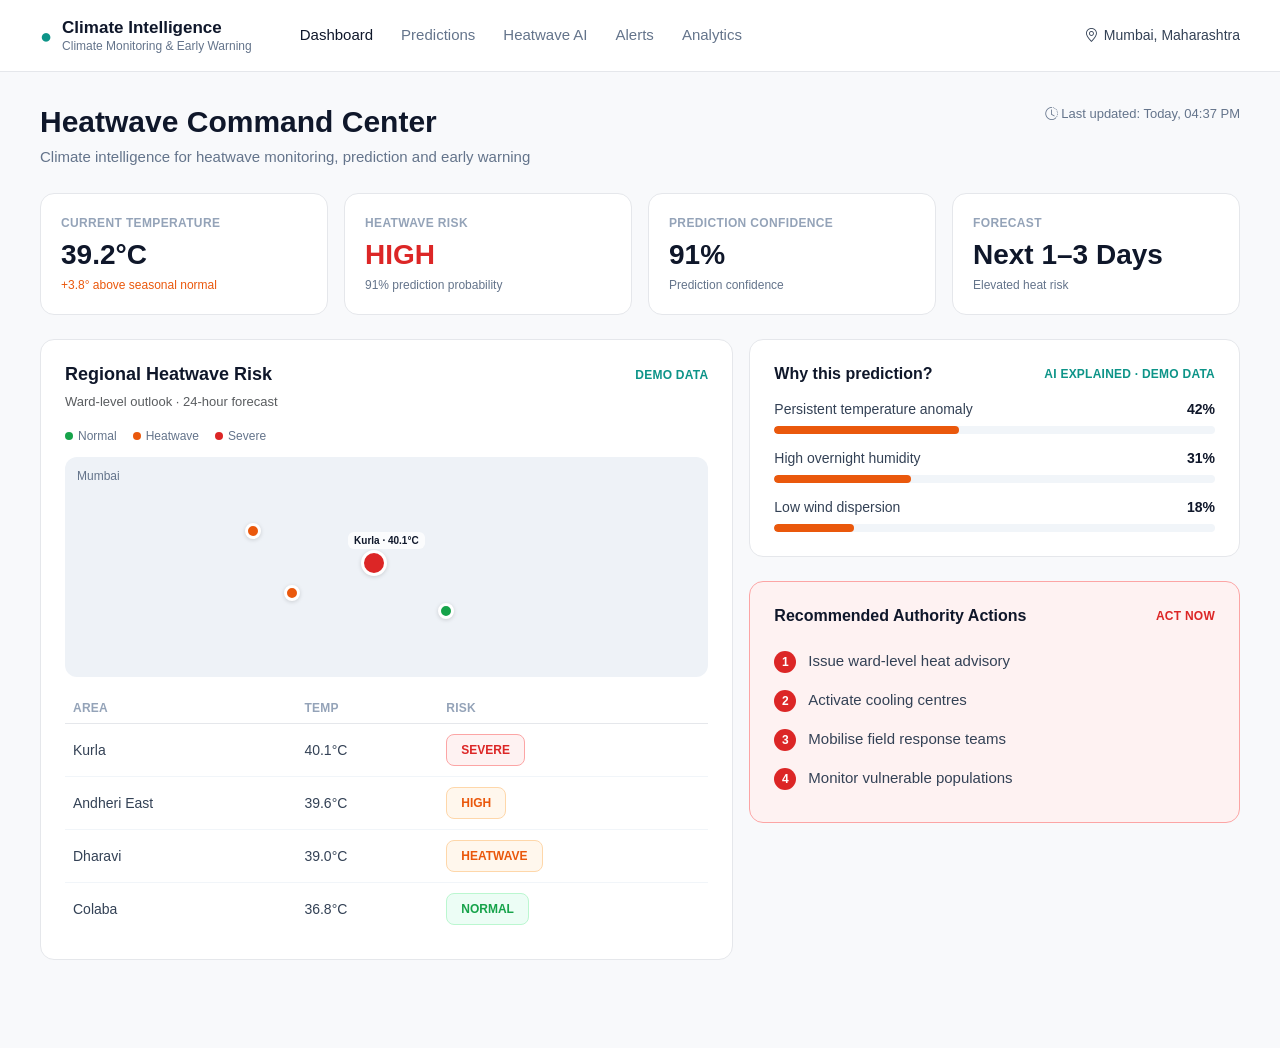
<file: frontend/index.html>
<!DOCTYPE html>
<html lang="en">
<head>
  <meta charset="UTF-8" />
  <meta name="viewport" content="width=device-width, initial-scale=1.0" />
  <title>Heatwave Command Center | Climate Intelligence</title>

  <link rel="stylesheet" href="assets/vendor/bootstrap/css/bootstrap.min.css">
  <link rel="stylesheet" href="assets/vendor/bootstrap-icons/bootstrap-icons.min.css">
  <link rel="stylesheet" href="css/style.css">
</head>
<body data-page="dashboard">

  <!-- ===================== Header / Navigation ===================== -->
  <header class="app-header">
    <div class="brand">
      <span class="brand-dot">&#9679;</span>
      <div class="brand-text">
        <div class="brand-title">Climate Intelligence</div>
        <div class="brand-subtitle">Climate Monitoring &amp; Early Warning</div>
      </div>
    </div>
    <nav class="app-nav">
      <a href="index.html" data-page="dashboard">Dashboard</a>
      <a href="prediction.html" data-page="prediction">Predictions</a>
      <a href="heatwave.html" data-page="heatwave">Heatwave AI</a>
      <a href="alerts.html" data-page="alerts">Alerts</a>
      <a href="analytics.html" data-page="analytics">Analytics</a>
    </nav>
    <div class="location">
      <i class="bi bi-geo-alt"></i>
      <span>Mumbai, Maharashtra</span>
    </div>
  </header>

  <!-- ===================== Page content ===================== -->
  <main class="page-content">

    <div class="page-title-row">
      <div>
        <h1 class="page-title">Heatwave Command Center</h1>
        <p class="page-subtitle">Climate intelligence for heatwave monitoring, prediction and early warning</p>
      </div>
      <div class="page-meta">
        <i class="bi bi-clock-history"></i>
        Last updated: <span data-timestamp>Today, 10:32 AM</span>
      </div>
    </div>

    <!-- KPI row -->
    <div class="row g-3 gap-panel">
      <div class="col-6 col-lg-3">
        <div class="metric-card">
          <div class="metric-label">Current Temperature</div>
          <div class="metric-value" id="metric-temperature">39.2&deg;C</div>
          <div class="metric-sub text-orange" id="metric-temperature-sub">+3.8&deg; above seasonal normal</div>
        </div>
      </div>
      <div class="col-6 col-lg-3">
        <div class="metric-card">
          <div class="metric-label">Heatwave Risk</div>
          <div class="metric-value text-red" id="metric-risk">HIGH</div>
          <div class="metric-sub" id="metric-risk-sub">91% prediction probability</div>
        </div>
      </div>
      <div class="col-6 col-lg-3">
        <div class="metric-card">
          <div class="metric-label">Prediction Confidence</div>
          <div class="metric-value" id="metric-confidence">91%</div>
          <div class="metric-sub">Prediction confidence</div>
        </div>
      </div>
      <div class="col-6 col-lg-3">
        <div class="metric-card">
          <div class="metric-label">Forecast</div>
          <div class="metric-value" id="metric-forecast">Next 1&ndash;3 Days</div>
          <div class="metric-sub">Elevated heat risk</div>
        </div>
      </div>
    </div>

    <!-- Middle row: Regional risk + Why this prediction -->
    <div class="row g-3 gap-panel">
      <div class="col-lg-7">
        <div class="panel h-100">
          <div class="panel-header">
            <h2 class="panel-title">Regional Heatwave Risk</h2>
            <span class="panel-tag panel-tag-brand">Demo Data</span>
          </div>
          <p class="text-muted" style="font-size:13px; margin-top:-10px; margin-bottom:16px;">Ward-level outlook &middot; 24-hour forecast</p>

          <div class="map-legend">
            <span><span class="legend-dot" style="background: var(--green-text);"></span>Normal</span>
            <span><span class="legend-dot" style="background: var(--orange-text);"></span>Heatwave</span>
            <span><span class="legend-dot" style="background: var(--red-text);"></span>Severe</span>
          </div>

          <div class="risk-map" id="risk-map">
            <div class="map-caption">Mumbai</div>
            <!-- Dots positioned to mimic the Canva mock map -->
            <div class="risk-dot dot-lg" style="background: var(--red-text); top: 42%; left: 46%;" title="Kurla &mdash; Severe"></div>
            <div class="risk-dot-label" style="top: 34%; left: 44%;">Kurla &middot; 40.1&deg;C</div>

            <div class="risk-dot" style="background: var(--orange-text); top: 30%; left: 28%;" title="Andheri East &mdash; High"></div>
            <div class="risk-dot" style="background: var(--orange-text); top: 58%; left: 34%;" title="Dharavi &mdash; Heatwave"></div>
            <div class="risk-dot" style="background: var(--green-text); top: 66%; left: 58%;" title="Colaba &mdash; Normal"></div>
          </div>

          <table class="risk-table" id="risk-table">
            <thead>
              <tr>
                <th>Area</th>
                <th>Temp</th>
                <th>Risk</th>
              </tr>
            </thead>
            <tbody>
              <tr>
                <td>Kurla</td>
                <td>40.1&deg;C</td>
                <td><span class="badge-pill badge-red">SEVERE</span></td>
              </tr>
              <tr>
                <td>Andheri East</td>
                <td>39.6&deg;C</td>
                <td><span class="badge-pill badge-orange">HIGH</span></td>
              </tr>
              <tr>
                <td>Dharavi</td>
                <td>39.0&deg;C</td>
                <td><span class="badge-pill badge-orange">HEATWAVE</span></td>
              </tr>
              <tr>
                <td>Colaba</td>
                <td>36.8&deg;C</td>
                <td><span class="badge-pill badge-green">NORMAL</span></td>
              </tr>
            </tbody>
          </table>
        </div>
      </div>

      <div class="col-lg-5">
        <div class="panel gap-panel">
          <div class="panel-header">
            <h2 class="panel-title" style="font-size:16px;">Why this prediction?</h2>
            <span class="panel-tag panel-tag-brand">AI Explained &middot; Demo Data</span>
          </div>

          <div id="why-factors">
            <div class="factor-row">
              <div class="factor-top">
                <span>Persistent temperature anomaly</span>
                <span class="factor-value">42%</span>
              </div>
              <div class="factor-track"><div class="factor-fill fill-orange" style="width: 42%;"></div></div>
            </div>
            <div class="factor-row">
              <div class="factor-top">
                <span>High overnight humidity</span>
                <span class="factor-value">31%</span>
              </div>
              <div class="factor-track"><div class="factor-fill fill-orange" style="width: 31%;"></div></div>
            </div>
            <div class="factor-row">
              <div class="factor-top">
                <span>Low wind dispersion</span>
                <span class="factor-value">18%</span>
              </div>
              <div class="factor-track"><div class="factor-fill fill-orange" style="width: 18%;"></div></div>
            </div>
          </div>
        </div>

        <div class="panel panel-red">
          <div class="panel-header">
            <h2 class="panel-title" style="font-size:16px;">Recommended Authority Actions</h2>
            <span class="panel-tag panel-tag-red">Act Now</span>
          </div>
          <div id="authority-actions">
            <div class="action-item">
              <span class="action-number">1</span>
              <span class="action-label">Issue ward-level heat advisory</span>
            </div>
            <div class="action-item">
              <span class="action-number">2</span>
              <span class="action-label">Activate cooling centres</span>
            </div>
            <div class="action-item">
              <span class="action-number">3</span>
              <span class="action-label">Mobilise field response teams</span>
            </div>
            <div class="action-item">
              <span class="action-number">4</span>
              <span class="action-label">Monitor vulnerable populations</span>
            </div>
          </div>
        </div>
      </div>
    </div>

  </main>

  <script src="assets/vendor/bootstrap/js/bootstrap.bundle.min.js"></script>
  <script src="js/main.js"></script>
  <script src="js/dashboard.js"></script>
</body>
</html>
</file>
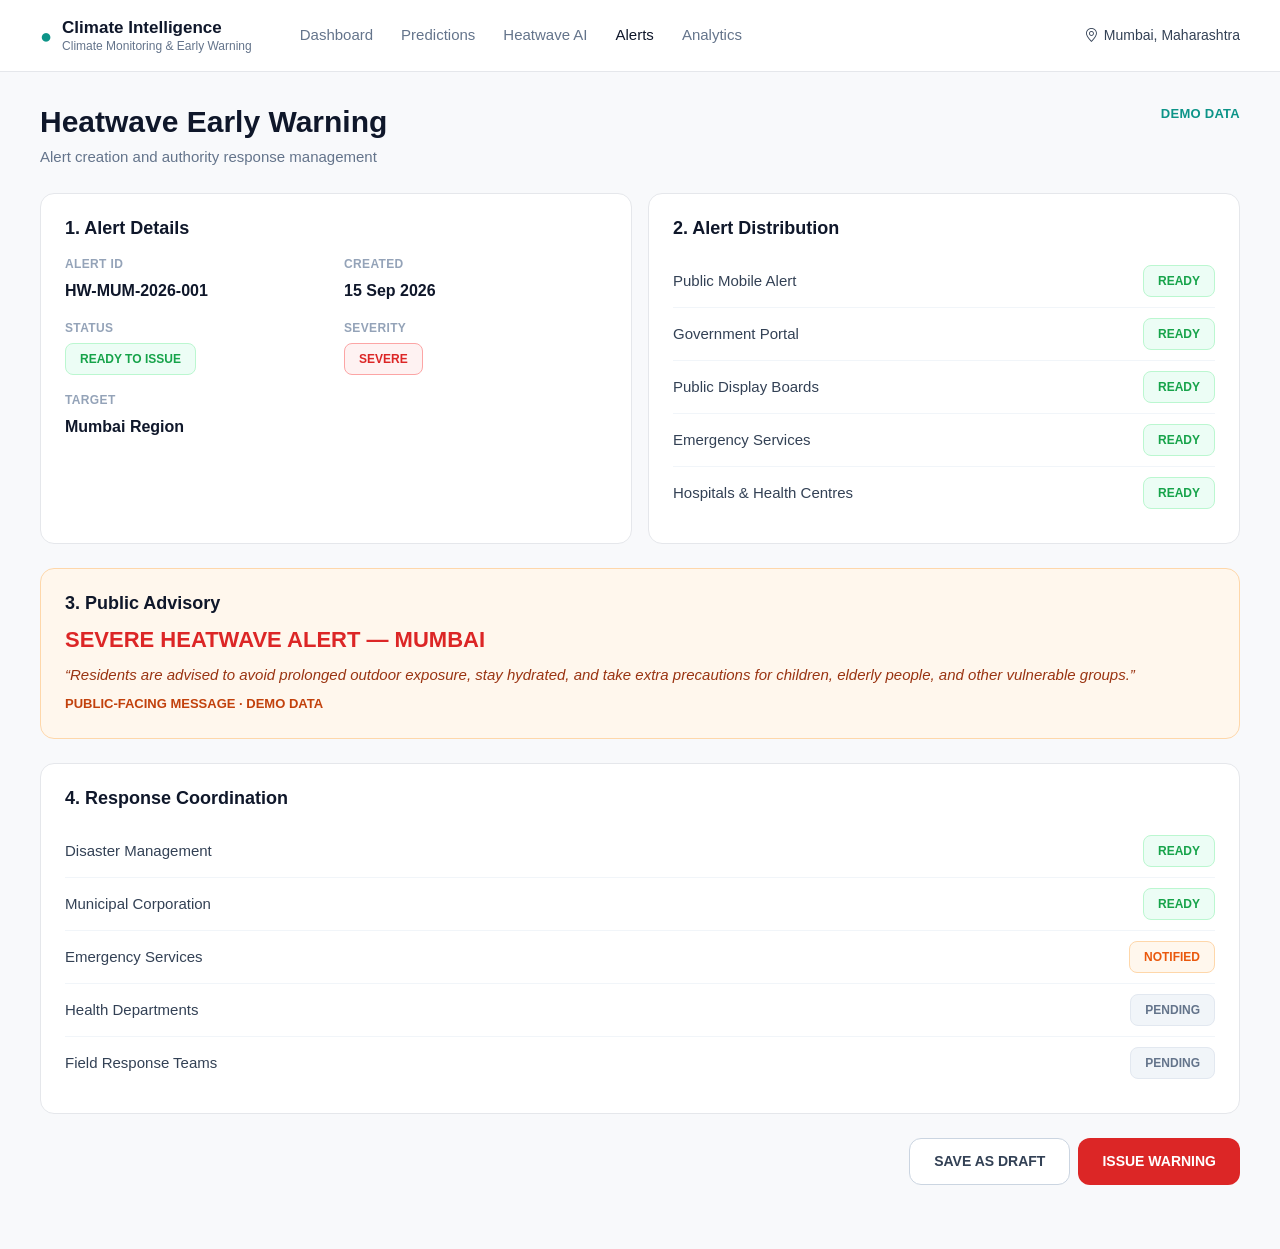
<file: frontend/alerts.html>
<!DOCTYPE html>
<html lang="en">
<head>
  <meta charset="UTF-8" />
  <meta name="viewport" content="width=device-width, initial-scale=1.0" />
  <title>Heatwave Early Warning | Climate Intelligence</title>

  <link rel="stylesheet" href="assets/vendor/bootstrap/css/bootstrap.min.css">
  <link rel="stylesheet" href="assets/vendor/bootstrap-icons/bootstrap-icons.min.css">
  <link rel="stylesheet" href="css/style.css">
</head>
<body data-page="alerts">

  <header class="app-header">
    <div class="brand">
      <span class="brand-dot">&#9679;</span>
      <div class="brand-text">
        <div class="brand-title">Climate Intelligence</div>
        <div class="brand-subtitle">Climate Monitoring &amp; Early Warning</div>
      </div>
    </div>
    <nav class="app-nav">
      <a href="index.html" data-page="dashboard">Dashboard</a>
      <a href="prediction.html" data-page="prediction">Predictions</a>
      <a href="heatwave.html" data-page="heatwave">Heatwave AI</a>
      <a href="alerts.html" data-page="alerts">Alerts</a>
      <a href="analytics.html" data-page="analytics">Analytics</a>
    </nav>
    <div class="location">
      <i class="bi bi-geo-alt"></i>
      <span>Mumbai, Maharashtra</span>
    </div>
  </header>

  <main class="page-content">

    <div class="page-title-row">
      <div>
        <h1 class="page-title">Heatwave Early Warning</h1>
        <p class="page-subtitle">Alert creation and authority response management</p>
      </div>
      <div class="page-meta">
        <span class="tag-demo">Demo Data</span>
      </div>
    </div>

    <!-- Section 1 + 2 -->
    <div class="row g-3 gap-panel">
      <div class="col-lg-6">
        <div class="panel h-100">
          <h2 class="panel-title mb-3">1. Alert Details</h2>
          <div class="row g-3">
            <div class="col-6">
              <div class="field-label">Alert ID</div>
              <div class="field-value" id="alert-id">HW-MUM-2026-001</div>
            </div>
            <div class="col-6">
              <div class="field-label">Created</div>
              <div class="field-value" id="alert-created">15 Sep 2026</div>
            </div>
            <div class="col-6">
              <div class="field-label">Status</div>
              <span class="badge-pill badge-green" id="alert-status">READY TO ISSUE</span>
            </div>
            <div class="col-6">
              <div class="field-label">Severity</div>
              <span class="badge-pill badge-red" id="alert-severity">SEVERE</span>
            </div>
            <div class="col-12">
              <div class="field-label">Target</div>
              <div class="field-value" id="alert-target">Mumbai Region</div>
            </div>
          </div>
        </div>
      </div>

      <div class="col-lg-6">
        <div class="panel h-100">
          <h2 class="panel-title mb-3">2. Alert Distribution</h2>
          <div id="alert-distribution">
            <div class="status-row"><span>Public Mobile Alert</span><span class="badge-pill badge-green">READY</span></div>
            <div class="status-row"><span>Government Portal</span><span class="badge-pill badge-green">READY</span></div>
            <div class="status-row"><span>Public Display Boards</span><span class="badge-pill badge-green">READY</span></div>
            <div class="status-row"><span>Emergency Services</span><span class="badge-pill badge-green">READY</span></div>
            <div class="status-row"><span>Hospitals &amp; Health Centres</span><span class="badge-pill badge-green">READY</span></div>
          </div>
        </div>
      </div>
    </div>

    <!-- Section 3: Public Advisory -->
    <div class="panel panel-orange gap-panel">
      <h2 class="panel-title mb-2">3. Public Advisory</h2>
      <div style="font-size: 22px; font-weight: 700; color: var(--red-text);" id="advisory-headline">
        SEVERE HEATWAVE ALERT &mdash; MUMBAI
      </div>
      <p class="fst-italic mt-2 mb-2" style="color: #9a3412;" id="advisory-message">
        &ldquo;Residents are advised to avoid prolonged outdoor exposure, stay hydrated, and take extra
        precautions for children, elderly people, and other vulnerable groups.&rdquo;
      </p>
      <div style="font-size: 13px; font-weight: 700; color: #c2410c;">
        PUBLIC-FACING MESSAGE &middot; DEMO DATA
      </div>
    </div>

    <!-- Section 4: Response Coordination -->
    <div class="panel gap-panel">
      <h2 class="panel-title mb-3">4. Response Coordination</h2>
      <div id="response-coordination">
        <div class="status-row"><span>Disaster Management</span><span class="badge-pill badge-green">READY</span></div>
        <div class="status-row"><span>Municipal Corporation</span><span class="badge-pill badge-green">READY</span></div>
        <div class="status-row"><span>Emergency Services</span><span class="badge-pill badge-orange">NOTIFIED</span></div>
        <div class="status-row"><span>Health Departments</span><span class="badge-pill badge-slate">PENDING</span></div>
        <div class="status-row"><span>Field Response Teams</span><span class="badge-pill badge-slate">PENDING</span></div>
      </div>
    </div>

    <!-- Section 5: Actions -->
    <div class="d-flex justify-content-end gap-2 flex-wrap">
      <button type="button" class="btn btn-hw-secondary" id="btn-save-draft">SAVE AS DRAFT</button>
      <button type="button" class="btn btn-hw-primary" id="btn-issue-warning">ISSUE WARNING</button>
    </div>

  </main>

  <script src="assets/vendor/bootstrap/js/bootstrap.bundle.min.js"></script>
  <script src="js/main.js"></script>
  <script src="js/alerts.js"></script>
</body>
</html>
</file>
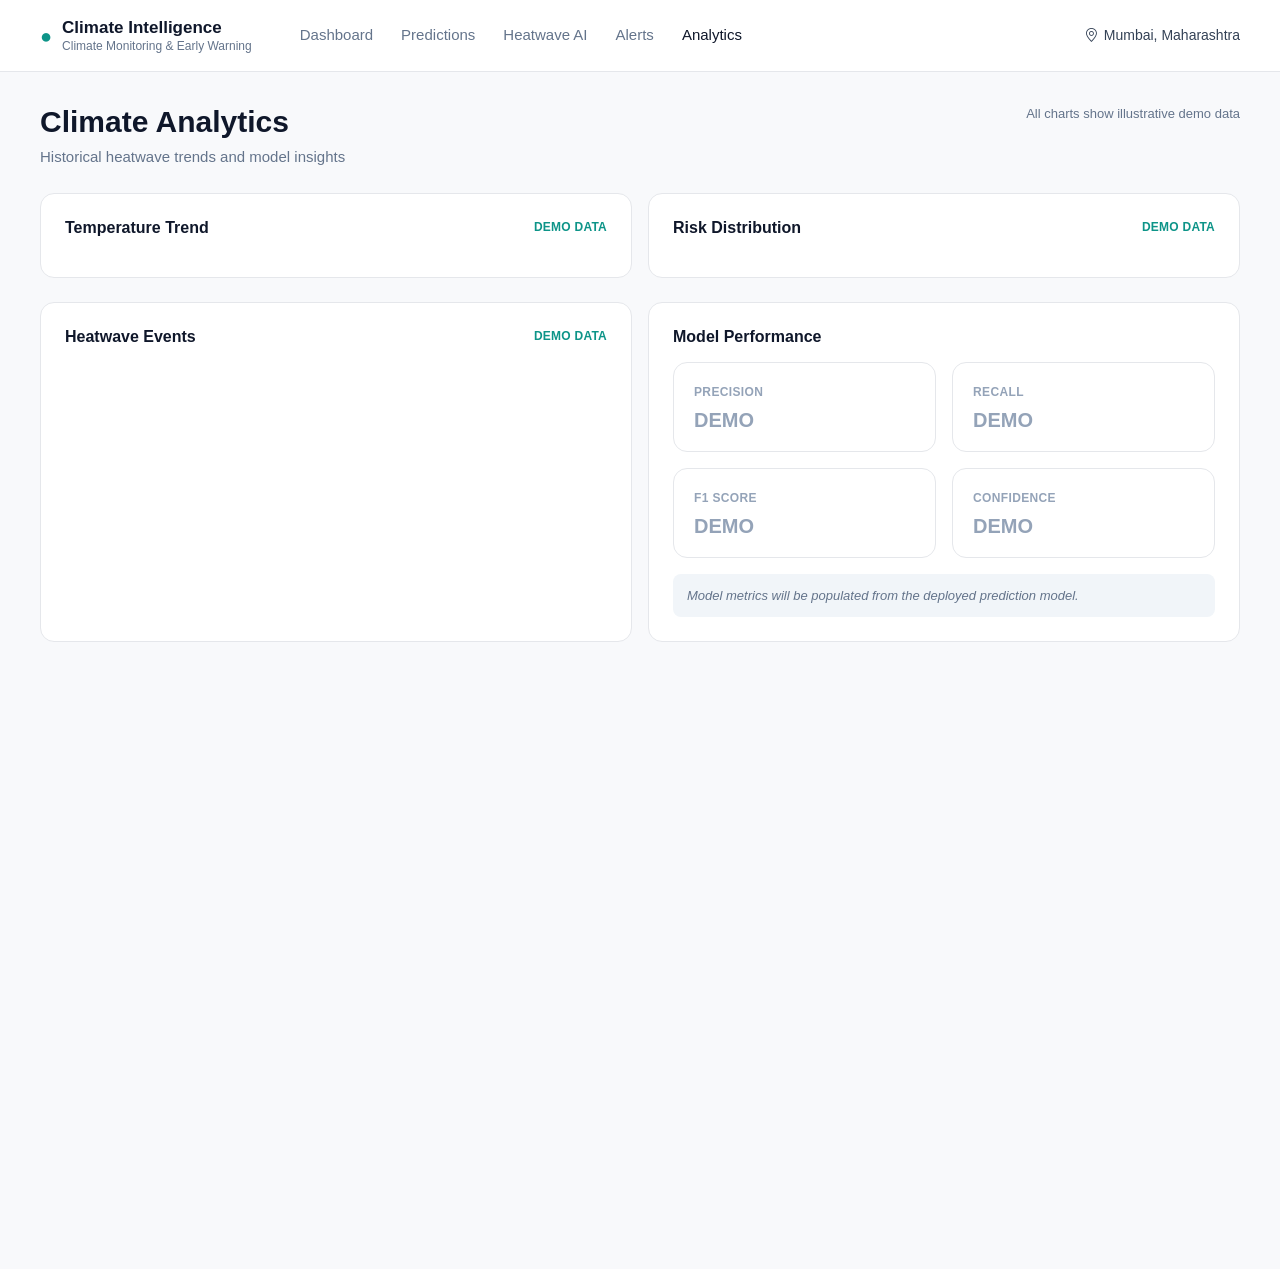
<file: frontend/analytics.html>
<!DOCTYPE html>
<html lang="en">
<head>
  <meta charset="UTF-8" />
  <meta name="viewport" content="width=device-width, initial-scale=1.0" />
  <title>Climate Analytics | Climate Intelligence</title>

  <link rel="stylesheet" href="assets/vendor/bootstrap/css/bootstrap.min.css">
  <link rel="stylesheet" href="assets/vendor/bootstrap-icons/bootstrap-icons.min.css">
  <link rel="stylesheet" href="css/style.css">
</head>
<body data-page="analytics">

  <header class="app-header">
    <div class="brand">
      <span class="brand-dot">&#9679;</span>
      <div class="brand-text">
        <div class="brand-title">Climate Intelligence</div>
        <div class="brand-subtitle">Climate Monitoring &amp; Early Warning</div>
      </div>
    </div>
    <nav class="app-nav">
      <a href="index.html" data-page="dashboard">Dashboard</a>
      <a href="prediction.html" data-page="prediction">Predictions</a>
      <a href="heatwave.html" data-page="heatwave">Heatwave AI</a>
      <a href="alerts.html" data-page="alerts">Alerts</a>
      <a href="analytics.html" data-page="analytics">Analytics</a>
    </nav>
    <div class="location">
      <i class="bi bi-geo-alt"></i>
      <span>Mumbai, Maharashtra</span>
    </div>
  </header>

  <main class="page-content">

    <div class="page-title-row">
      <div>
        <h1 class="page-title">Climate Analytics</h1>
        <p class="page-subtitle">Historical heatwave trends and model insights</p>
      </div>
      <div class="page-meta">All charts show illustrative demo data</div>
    </div>

    <div class="row g-3 gap-panel">
      <div class="col-lg-6">
        <div class="panel h-100">
          <div class="panel-header">
            <h2 class="panel-title" style="font-size:16px;">Temperature Trend</h2>
            <span class="panel-tag panel-tag-brand">Demo Data</span>
          </div>
          <canvas id="chart-temperature-trend" height="220"></canvas>
        </div>
      </div>

      <div class="col-lg-6">
        <div class="panel h-100">
          <div class="panel-header">
            <h2 class="panel-title" style="font-size:16px;">Risk Distribution</h2>
            <span class="panel-tag panel-tag-brand">Demo Data</span>
          </div>
          <canvas id="chart-risk-distribution" height="220"></canvas>
        </div>
      </div>
    </div>

    <div class="row g-3 gap-panel">
      <div class="col-lg-6">
        <div class="panel h-100">
          <div class="panel-header">
            <h2 class="panel-title" style="font-size:16px;">Heatwave Events</h2>
            <span class="panel-tag panel-tag-brand">Demo Data</span>
          </div>
          <canvas id="chart-heatwave-events" height="220"></canvas>
        </div>
      </div>

      <div class="col-lg-6">
        <div class="panel h-100">
          <h2 class="panel-title mb-3" style="font-size:16px;">Model Performance</h2>
          <div class="row g-3" id="model-performance">
            <!-- populated by analytics.js -->
          </div>
          <p class="note-box mb-0">Model metrics will be populated from the deployed prediction model.</p>
        </div>
      </div>
    </div>

  </main>

  <script src="assets/vendor/bootstrap/js/bootstrap.bundle.min.js"></script>
  <script src="assets/vendor/chartjs/chart.umd.min.js"></script>
  <script src="js/main.js"></script>
  <script src="js/analytics.js"></script>
</body>
</html>
</file>
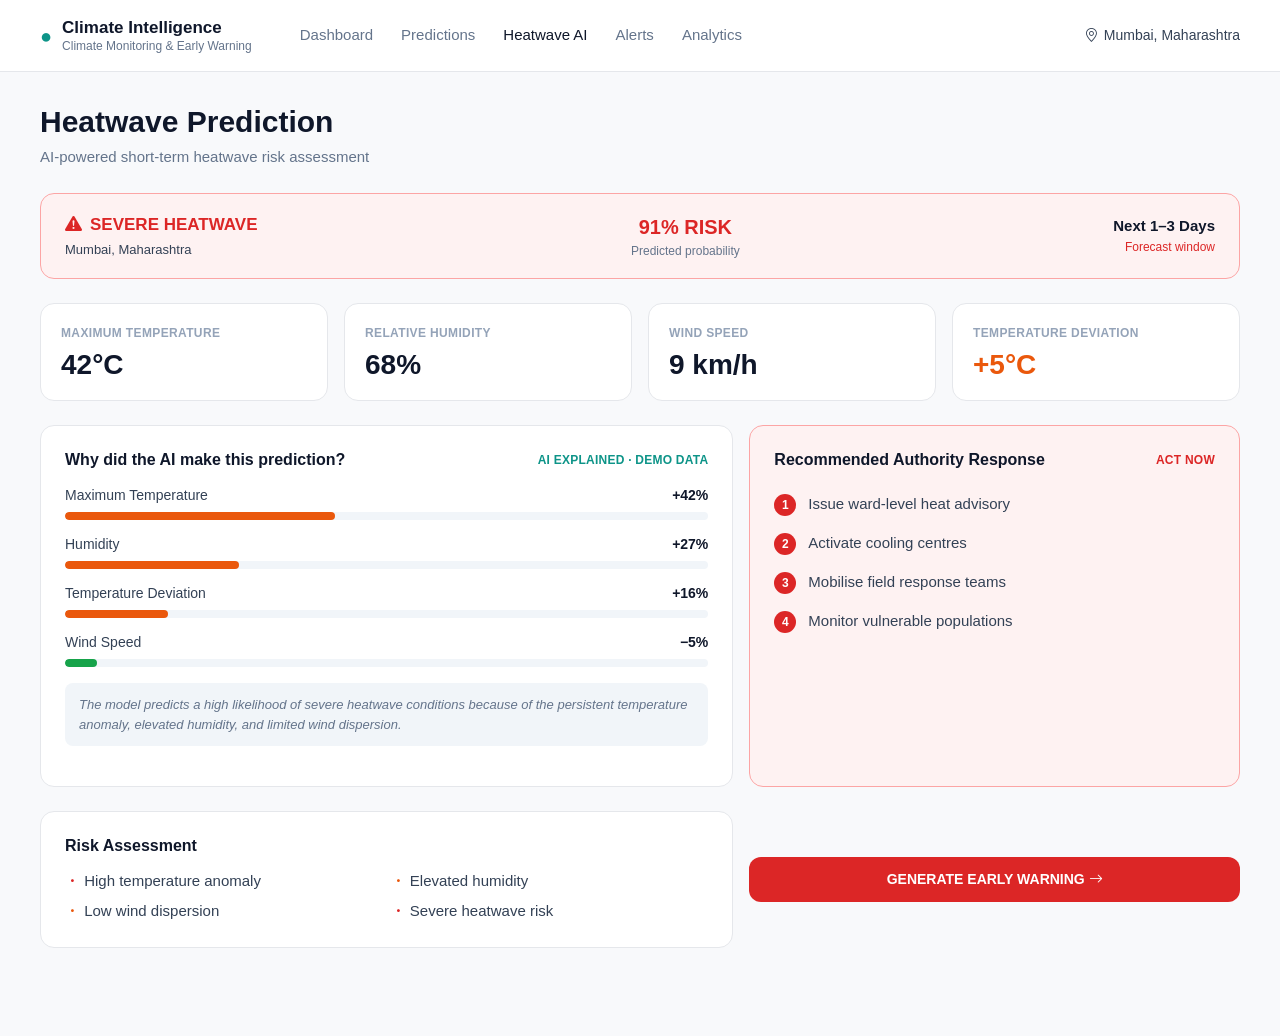
<file: frontend/heatwave.html>
<!DOCTYPE html>
<html lang="en">
<head>
  <meta charset="UTF-8" />
  <meta name="viewport" content="width=device-width, initial-scale=1.0" />
  <title>Heatwave Prediction | Climate Intelligence</title>

  <link rel="stylesheet" href="assets/vendor/bootstrap/css/bootstrap.min.css">
  <link rel="stylesheet" href="assets/vendor/bootstrap-icons/bootstrap-icons.min.css">
  <link rel="stylesheet" href="css/style.css">
</head>
<body data-page="heatwave">

  <header class="app-header">
    <div class="brand">
      <span class="brand-dot">&#9679;</span>
      <div class="brand-text">
        <div class="brand-title">Climate Intelligence</div>
        <div class="brand-subtitle">Climate Monitoring &amp; Early Warning</div>
      </div>
    </div>
    <nav class="app-nav">
      <a href="index.html" data-page="dashboard">Dashboard</a>
      <a href="prediction.html" data-page="prediction">Predictions</a>
      <a href="heatwave.html" data-page="heatwave">Heatwave AI</a>
      <a href="alerts.html" data-page="alerts">Alerts</a>
      <a href="analytics.html" data-page="analytics">Analytics</a>
    </nav>
    <div class="location">
      <i class="bi bi-geo-alt"></i>
      <span>Mumbai, Maharashtra</span>
    </div>
  </header>

  <main class="page-content">

    <div class="page-title-row">
      <div>
        <h1 class="page-title">Heatwave Prediction</h1>
        <p class="page-subtitle">AI-powered short-term heatwave risk assessment</p>
      </div>
    </div>

    <!-- Severity banner -->
    <div class="severity-banner">
      <div class="severity-left">
        <div class="severity-title"><i class="bi bi-exclamation-triangle-fill"></i> SEVERE HEATWAVE</div>
        <div class="severity-loc">Mumbai, Maharashtra</div>
      </div>
      <div class="severity-mid">
        <div class="severity-pct" id="risk-probability">91% RISK</div>
        <div class="severity-pct-label">Predicted probability</div>
      </div>
      <div class="severity-right">
        <div class="severity-window">Next 1&ndash;3 Days</div>
        <div class="severity-window-label">Forecast window</div>
      </div>
    </div>

    <!-- KPI row -->
    <div class="row g-3 gap-panel">
      <div class="col-6 col-lg-3">
        <div class="metric-card">
          <div class="metric-label">Maximum Temperature</div>
          <div class="metric-value" id="metric-max-temp">42&deg;C</div>
        </div>
      </div>
      <div class="col-6 col-lg-3">
        <div class="metric-card">
          <div class="metric-label">Relative Humidity</div>
          <div class="metric-value" id="metric-humidity">68%</div>
        </div>
      </div>
      <div class="col-6 col-lg-3">
        <div class="metric-card">
          <div class="metric-label">Wind Speed</div>
          <div class="metric-value" id="metric-wind">9 km/h</div>
        </div>
      </div>
      <div class="col-6 col-lg-3">
        <div class="metric-card">
          <div class="metric-label">Temperature Deviation</div>
          <div class="metric-value text-orange" id="metric-deviation" style="color: var(--orange-text);">+5&deg;C</div>
        </div>
      </div>
    </div>

    <!-- Why did the AI make this prediction / Recommended response -->
    <div class="row g-3 gap-panel">
      <div class="col-lg-7">
        <div class="panel h-100">
          <div class="panel-header">
            <h2 class="panel-title" style="font-size:16px;">Why did the AI make this prediction?</h2>
            <span class="panel-tag panel-tag-brand">AI Explained &middot; Demo Data</span>
          </div>

          <div id="shap-factors">
            <div class="factor-row">
              <div class="factor-top"><span>Maximum Temperature</span><span class="factor-value">+42%</span></div>
              <div class="factor-track"><div class="factor-fill fill-orange" style="width: 42%;"></div></div>
            </div>
            <div class="factor-row">
              <div class="factor-top"><span>Humidity</span><span class="factor-value">+27%</span></div>
              <div class="factor-track"><div class="factor-fill fill-orange" style="width: 27%;"></div></div>
            </div>
            <div class="factor-row">
              <div class="factor-top"><span>Temperature Deviation</span><span class="factor-value">+16%</span></div>
              <div class="factor-track"><div class="factor-fill fill-orange" style="width: 16%;"></div></div>
            </div>
            <div class="factor-row">
              <div class="factor-top"><span>Wind Speed</span><span class="factor-value">&minus;5%</span></div>
              <div class="factor-track"><div class="factor-fill fill-green" style="width: 5%;"></div></div>
            </div>
          </div>

          <p class="note-box" id="shap-note">
            The model predicts a high likelihood of severe heatwave conditions because of the persistent
            temperature anomaly, elevated humidity, and limited wind dispersion.
          </p>
        </div>
      </div>

      <div class="col-lg-5">
        <div class="panel panel-red h-100">
          <div class="panel-header">
            <h2 class="panel-title" style="font-size:16px;">Recommended Authority Response</h2>
            <span class="panel-tag panel-tag-red">Act Now</span>
          </div>
          <div id="response-actions">
            <div class="action-item">
              <span class="action-number">1</span>
              <span class="action-label">Issue ward-level heat advisory</span>
            </div>
            <div class="action-item">
              <span class="action-number">2</span>
              <span class="action-label">Activate cooling centres</span>
            </div>
            <div class="action-item">
              <span class="action-number">3</span>
              <span class="action-label">Mobilise field response teams</span>
            </div>
            <div class="action-item">
              <span class="action-number">4</span>
              <span class="action-label">Monitor vulnerable populations</span>
            </div>
          </div>
        </div>
      </div>
    </div>

    <!-- Risk assessment + CTA -->
    <div class="row g-3 gap-panel">
      <div class="col-lg-7">
        <div class="panel h-100">
          <h2 class="panel-title" style="font-size:16px; margin-bottom: 14px;">Risk Assessment</h2>
          <ul class="list-unstyled row g-2 mb-0" id="risk-assessment-list">
            <li class="col-6"><i class="bi bi-dot" style="color: var(--red-text);"></i> High temperature anomaly</li>
            <li class="col-6"><i class="bi bi-dot" style="color: var(--orange-text);"></i> Elevated humidity</li>
            <li class="col-6"><i class="bi bi-dot" style="color: var(--orange-text);"></i> Low wind dispersion</li>
            <li class="col-6"><i class="bi bi-dot" style="color: var(--red-text);"></i> Severe heatwave risk</li>
          </ul>
        </div>
      </div>
      <div class="col-lg-5 d-flex align-items-center justify-content-lg-end">
        <a href="alerts.html" class="btn btn-hw-primary w-100 w-lg-auto text-center">
          GENERATE EARLY WARNING <i class="bi bi-arrow-right"></i>
        </a>
      </div>
    </div>

  </main>

  <script src="assets/vendor/bootstrap/js/bootstrap.bundle.min.js"></script>
  <script src="js/main.js"></script>
  <script src="js/heatwave.js"></script>
</body>
</html>
</file>
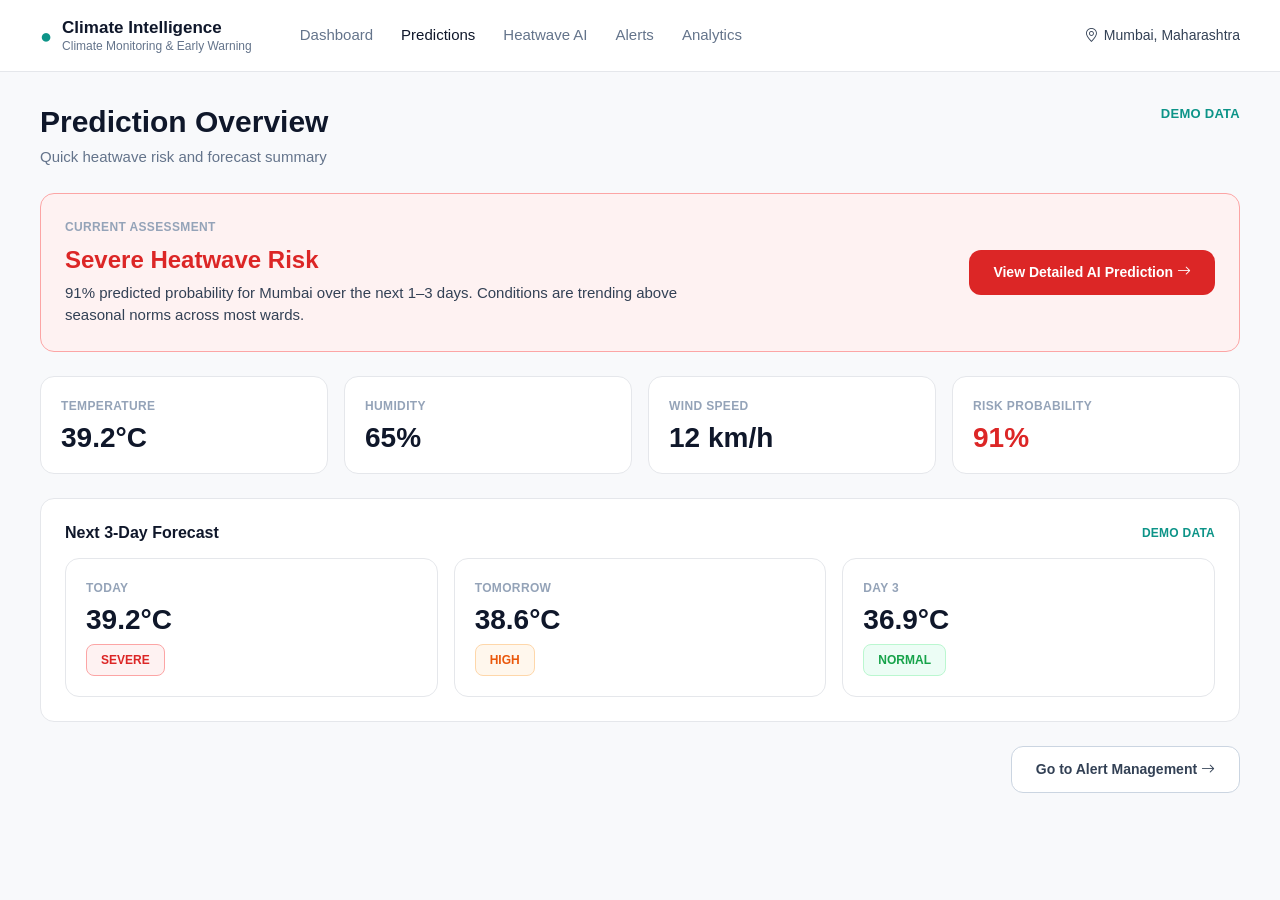
<file: frontend/prediction.html>
<!DOCTYPE html>
<html lang="en">
<head>
  <meta charset="UTF-8" />
  <meta name="viewport" content="width=device-width, initial-scale=1.0" />
  <title>Prediction Overview | Climate Intelligence</title>

  <link rel="stylesheet" href="assets/vendor/bootstrap/css/bootstrap.min.css">
  <link rel="stylesheet" href="assets/vendor/bootstrap-icons/bootstrap-icons.min.css">
  <link rel="stylesheet" href="css/style.css">
</head>
<body data-page="prediction">

  <header class="app-header">
    <div class="brand">
      <span class="brand-dot">&#9679;</span>
      <div class="brand-text">
        <div class="brand-title">Climate Intelligence</div>
        <div class="brand-subtitle">Climate Monitoring &amp; Early Warning</div>
      </div>
    </div>
    <nav class="app-nav">
      <a href="index.html" data-page="dashboard">Dashboard</a>
      <a href="prediction.html" data-page="prediction">Predictions</a>
      <a href="heatwave.html" data-page="heatwave">Heatwave AI</a>
      <a href="alerts.html" data-page="alerts">Alerts</a>
      <a href="analytics.html" data-page="analytics">Analytics</a>
    </nav>
    <div class="location">
      <i class="bi bi-geo-alt"></i>
      <span>Mumbai, Maharashtra</span>
    </div>
  </header>

  <main class="page-content">

    <div class="page-title-row">
      <div>
        <h1 class="page-title">Prediction Overview</h1>
        <p class="page-subtitle">Quick heatwave risk and forecast summary</p>
      </div>
      <div class="page-meta">
        <span class="tag-demo">Demo Data</span>
      </div>
    </div>

    <!-- Quick risk snapshot -->
    <div class="panel panel-red gap-panel">
      <div class="row align-items-center g-3">
        <div class="col-md-7">
          <div class="field-label">Current Assessment</div>
          <div style="font-size:24px; font-weight:700; color: var(--red-text);" id="overview-risk-label">
            Severe Heatwave Risk
          </div>
          <p class="mb-0 mt-1" style="color: var(--body-text);" id="overview-summary">
            91% predicted probability for Mumbai over the next 1&ndash;3 days. Conditions are trending
            above seasonal norms across most wards.
          </p>
        </div>
        <div class="col-md-5 text-md-end">
          <a href="heatwave.html" class="btn btn-hw-primary">
            View Detailed AI Prediction <i class="bi bi-arrow-right"></i>
          </a>
        </div>
      </div>
    </div>

    <!-- Quick metrics -->
    <div class="row g-3 gap-panel">
      <div class="col-6 col-lg-3">
        <div class="metric-card">
          <div class="metric-label">Temperature</div>
          <div class="metric-value" id="overview-temp">39.2&deg;C</div>
        </div>
      </div>
      <div class="col-6 col-lg-3">
        <div class="metric-card">
          <div class="metric-label">Humidity</div>
          <div class="metric-value" id="overview-humidity">65%</div>
        </div>
      </div>
      <div class="col-6 col-lg-3">
        <div class="metric-card">
          <div class="metric-label">Wind Speed</div>
          <div class="metric-value" id="overview-wind">12 km/h</div>
        </div>
      </div>
      <div class="col-6 col-lg-3">
        <div class="metric-card">
          <div class="metric-label">Risk Probability</div>
          <div class="metric-value text-red" id="overview-probability">91%</div>
        </div>
      </div>
    </div>

    <!-- 3-day forecast strip -->
    <div class="panel gap-panel">
      <div class="panel-header">
        <h2 class="panel-title" style="font-size:16px;">Next 3-Day Forecast</h2>
        <span class="panel-tag panel-tag-brand">Demo Data</span>
      </div>
      <div class="row g-3" id="forecast-strip">
        <!-- populated by prediction.js -->
      </div>
    </div>

    <div class="d-flex justify-content-end">
      <a href="alerts.html" class="btn btn-hw-secondary">
        Go to Alert Management <i class="bi bi-arrow-right"></i>
      </a>
    </div>

  </main>

  <script src="assets/vendor/bootstrap/js/bootstrap.bundle.min.js"></script>
  <script src="js/main.js"></script>
  <script src="js/prediction.js"></script>
</body>
</html>
</file>
<file: frontend/css/style.css>
/* ==========================================================================
   AI Heatwave Prediction & Early Warning System — Shared Stylesheet
   Design source of truth: finalized Canva prototype
   Stack: HTML5 + CSS3 + Bootstrap 5 (Bootstrap provides grid/utilities only;
   all component look-and-feel below is custom to match Canva exactly)
   ========================================================================== */

:root {
  /* Surfaces */
  --bg: #f8f9fb;
  --card-bg: #ffffff;
  --border: #e5e7eb;
  --radius-lg: 14px;
  --radius-md: 12px;
  --radius-sm: 8px;

  /* Text */
  --heading: #0f172a;
  --body-text: #334155;
  --muted: #64748b;
  --muted-2: #94a3b8;

  /* Brand */
  --brand: #0d9488;

  /* Status: green (ready / normal / low) */
  --green-bg: #ecfdf5;
  --green-border: #bbf7d0;
  --green-text: #16a34a;

  /* Status: orange (notified / high / heatwave) */
  --orange-bg: #fff7ed;
  --orange-border: #fed7aa;
  --orange-text: #ea580c;

  /* Status: red (severe / danger) */
  --red-bg: #fef2f2;
  --red-border: #fca5a5;
  --red-text: #dc2626;

  /* Status: slate (pending / neutral) */
  --slate-bg: #f1f5f9;
  --slate-border: #e2e8f0;
  --slate-text: #64748b;

  --header-height: 72px;
}

* {
  box-sizing: border-box;
}

html, body {
  height: 100%;
}

body {
  background: var(--bg);
  color: var(--body-text);
  font-family: -apple-system, BlinkMacSystemFont, "Segoe UI", Roboto, Helvetica, Arial, sans-serif;
  font-size: 15px;
  line-height: 1.5;
}

a {
  text-decoration: none;
}

/* ==========================================================================
   Header / Navigation
   ========================================================================== */

.app-header {
  height: var(--header-height);
  background: #ffffff;
  border-bottom: 1px solid var(--border);
  display: flex;
  align-items: center;
  padding: 0 40px;
  position: sticky;
  top: 0;
  z-index: 100;
}

.app-header .brand {
  display: flex;
  align-items: center;
  gap: 10px;
  margin-right: 48px;
  white-space: nowrap;
}

.app-header .brand-dot {
  color: var(--brand);
  font-size: 20px;
  line-height: 1;
}

.app-header .brand-text .brand-title {
  font-weight: 600;
  font-size: 17px;
  color: var(--heading);
  line-height: 1.2;
}

.app-header .brand-text .brand-subtitle {
  font-size: 12px;
  color: var(--muted);
  line-height: 1.2;
}

.app-nav {
  display: flex;
  gap: 28px;
  flex: 1;
}

.app-nav a {
  color: var(--muted);
  font-size: 15px;
  font-weight: 500;
  padding: 8px 0;
}

.app-nav a.active,
.app-nav a:hover {
  color: var(--heading);
}

.app-header .location {
  color: var(--body-text);
  font-size: 14px;
  white-space: nowrap;
  display: flex;
  align-items: center;
  gap: 6px;
}

/* ==========================================================================
   Page shell
   ========================================================================== */

.page-content {
  padding: 32px 40px 64px;
  max-width: 1440px;
  margin: 0 auto;
}

.page-title-row {
  display: flex;
  justify-content: space-between;
  align-items: flex-start;
  margin-bottom: 24px;
  flex-wrap: wrap;
  gap: 8px;
}

.page-title {
  font-size: 30px;
  font-weight: 700;
  color: var(--heading);
  margin: 0 0 6px;
}

.page-subtitle {
  font-size: 15px;
  color: var(--muted);
  margin: 0;
}

.page-meta {
  font-size: 13px;
  color: var(--muted);
  text-align: right;
}

.tag-demo {
  font-size: 13px;
  font-weight: 600;
  color: var(--brand);
  text-transform: uppercase;
  letter-spacing: 0.02em;
}

/* ==========================================================================
   Cards / Panels
   ========================================================================== */

.panel {
  background: var(--card-bg);
  border: 1px solid var(--border);
  border-radius: var(--radius-lg);
  padding: 24px;
}

.panel-orange {
  background: var(--orange-bg);
  border-color: var(--orange-border);
}

.panel-red {
  background: var(--red-bg);
  border-color: var(--red-border);
}

.panel-header {
  display: flex;
  justify-content: space-between;
  align-items: center;
  margin-bottom: 16px;
  gap: 12px;
  flex-wrap: wrap;
}

.panel-title {
  font-size: 18px;
  font-weight: 700;
  color: var(--heading);
  margin: 0;
}

.panel-title-sm {
  font-size: 14px;
  font-weight: 600;
  color: var(--heading);
  margin: 0;
}

.panel-tag {
  font-size: 12px;
  font-weight: 600;
  text-transform: uppercase;
  letter-spacing: 0.02em;
}

.panel-tag-brand { color: var(--brand); }
.panel-tag-red { color: var(--red-text); }

/* ==========================================================================
   Metric cards (top KPI row)
   ========================================================================== */

.metric-card {
  background: var(--card-bg);
  border: 1px solid var(--border);
  border-radius: var(--radius-lg);
  padding: 20px;
  height: 100%;
}

.metric-label {
  font-size: 12px;
  font-weight: 600;
  color: var(--muted-2);
  text-transform: uppercase;
  letter-spacing: 0.03em;
  margin-bottom: 8px;
}

.metric-value {
  font-size: 28px;
  font-weight: 700;
  color: var(--heading);
  line-height: 1.1;
}

.metric-value.text-red { color: var(--red-text); }
.metric-value.text-green { color: var(--green-text); }

.metric-sub {
  font-size: 12px;
  color: var(--muted);
  margin-top: 6px;
}

.metric-sub.text-orange { color: var(--orange-text); }

/* ==========================================================================
   Field label/value pattern
   ========================================================================== */

.field-label {
  font-size: 12px;
  font-weight: 600;
  color: var(--muted-2);
  text-transform: uppercase;
  letter-spacing: 0.03em;
  margin-bottom: 6px;
}

.field-value {
  font-size: 16px;
  font-weight: 700;
  color: var(--heading);
}

/* ==========================================================================
   Badges / Status pills
   ========================================================================== */

.badge-pill {
  display: inline-flex;
  align-items: center;
  justify-content: center;
  padding: 6px 14px;
  border-radius: var(--radius-sm);
  font-size: 12px;
  font-weight: 700;
  border: 1px solid transparent;
  white-space: nowrap;
}

.badge-green {
  background: var(--green-bg);
  border-color: var(--green-border);
  color: var(--green-text);
}

.badge-orange {
  background: var(--orange-bg);
  border-color: var(--orange-border);
  color: var(--orange-text);
}

.badge-red {
  background: var(--red-bg);
  border-color: var(--red-border);
  color: var(--red-text);
}

.badge-slate {
  background: var(--slate-bg);
  border-color: var(--slate-border);
  color: var(--slate-text);
}

/* ==========================================================================
   Distribution / coordination rows
   ========================================================================== */

.status-row {
  display: flex;
  justify-content: space-between;
  align-items: center;
  padding: 10px 0;
  border-bottom: 1px solid #f1f5f9;
  font-size: 15px;
  color: var(--body-text);
}

.status-row:last-child {
  border-bottom: none;
}

/* ==========================================================================
   Numbered action list
   ========================================================================== */

.action-item {
  display: flex;
  align-items: flex-start;
  gap: 12px;
  padding: 8px 0;
}

.action-number {
  flex: 0 0 22px;
  width: 22px;
  height: 22px;
  border-radius: 50%;
  background: var(--red-text);
  color: #fff;
  font-size: 12px;
  font-weight: 700;
  display: flex;
  align-items: center;
  justify-content: center;
  margin-top: 1px;
}

.action-label {
  font-size: 15px;
  color: var(--body-text);
}

/* ==========================================================================
   Horizontal contribution / factor bars
   ========================================================================== */

.factor-row {
  margin-bottom: 14px;
}

.factor-row:last-child {
  margin-bottom: 0;
}

.factor-top {
  display: flex;
  justify-content: space-between;
  font-size: 14px;
  color: var(--body-text);
  margin-bottom: 6px;
}

.factor-value {
  font-weight: 700;
  color: var(--heading);
}

.factor-track {
  height: 8px;
  background: var(--slate-bg);
  border-radius: 4px;
  overflow: hidden;
}

.factor-fill {
  height: 100%;
  border-radius: 4px;
  background: var(--orange-text);
}

.factor-fill.fill-red { background: var(--red-text); }
.factor-fill.fill-green { background: var(--green-text); }
.factor-fill.fill-orange { background: var(--orange-text); }

/* ==========================================================================
   Mock risk map
   ========================================================================== */

.risk-map {
  position: relative;
  background: #eef2f7;
  border-radius: var(--radius-md);
  height: 220px;
  overflow: hidden;
  margin-bottom: 16px;
}

.risk-map .map-caption {
  position: absolute;
  top: 10px;
  left: 12px;
  font-size: 12px;
  color: var(--muted);
}

.risk-dot {
  position: absolute;
  width: 16px;
  height: 16px;
  border-radius: 50%;
  border: 3px solid #fff;
  box-shadow: 0 1px 4px rgba(0,0,0,0.15);
}

.risk-dot.dot-lg {
  width: 26px;
  height: 26px;
}

.risk-dot-label {
  position: absolute;
  font-size: 10px;
  font-weight: 600;
  color: var(--heading);
  background: #ffffffcc;
  padding: 1px 6px;
  border-radius: 6px;
  white-space: nowrap;
}

.map-legend {
  display: flex;
  gap: 16px;
  font-size: 12px;
  color: var(--muted);
  margin-bottom: 12px;
}

.map-legend .legend-dot {
  width: 8px;
  height: 8px;
  border-radius: 50%;
  display: inline-block;
  margin-right: 5px;
}

/* ==========================================================================
   Risk table
   ========================================================================== */

.risk-table {
  width: 100%;
  font-size: 14px;
  border-collapse: collapse;
}

.risk-table th {
  text-align: left;
  font-size: 12px;
  font-weight: 600;
  color: var(--muted-2);
  text-transform: uppercase;
  letter-spacing: 0.02em;
  padding: 6px 8px;
  border-bottom: 1px solid var(--border);
}

.risk-table td {
  padding: 10px 8px;
  border-bottom: 1px solid #f1f5f9;
  color: var(--body-text);
}

.risk-table tr:last-child td {
  border-bottom: none;
}

/* ==========================================================================
   Buttons
   ========================================================================== */

.btn-hw-primary {
  background: var(--red-text);
  color: #fff;
  border: none;
  border-radius: var(--radius-md);
  padding: 12px 24px;
  font-weight: 700;
  font-size: 14px;
}

.btn-hw-primary:hover {
  background: #b91c1c;
  color: #fff;
}

.btn-hw-secondary {
  background: #ffffff;
  color: var(--body-text);
  border: 1px solid #cbd5e1;
  border-radius: var(--radius-md);
  padding: 12px 24px;
  font-weight: 700;
  font-size: 14px;
}

.btn-hw-secondary:hover {
  background: #f8fafc;
  color: var(--body-text);
}

/* ==========================================================================
   Severity banner
   ========================================================================== */

.severity-banner {
  display: flex;
  justify-content: space-between;
  align-items: center;
  flex-wrap: wrap;
  gap: 12px;
  background: var(--red-bg);
  border: 1px solid var(--red-border);
  border-radius: var(--radius-lg);
  padding: 18px 24px;
  margin-bottom: 24px;
}

.severity-banner .severity-left .severity-title {
  color: var(--red-text);
  font-weight: 700;
  font-size: 17px;
  display: flex;
  align-items: center;
  gap: 8px;
}

.severity-banner .severity-left .severity-loc {
  font-size: 13px;
  color: var(--body-text);
  margin-top: 2px;
}

.severity-banner .severity-mid {
  text-align: center;
}

.severity-banner .severity-mid .severity-pct {
  color: var(--red-text);
  font-weight: 700;
  font-size: 20px;
}

.severity-banner .severity-mid .severity-pct-label {
  font-size: 12px;
  color: var(--muted);
}

.severity-banner .severity-right {
  text-align: right;
}

.severity-banner .severity-right .severity-window {
  font-weight: 700;
  color: var(--heading);
  font-size: 15px;
}

.severity-banner .severity-right .severity-window-label {
  font-size: 12px;
  color: var(--red-text);
}

/* ==========================================================================
   Note / callout box
   ========================================================================== */

.note-box {
  background: var(--slate-bg);
  border-radius: var(--radius-sm);
  padding: 12px 14px;
  font-size: 13px;
  color: var(--muted);
  font-style: italic;
  margin-top: 16px;
}

/* ==========================================================================
   Utility spacing (in addition to Bootstrap's)
   ========================================================================== */

.gap-panel {
  margin-bottom: 24px;
}

@media (max-width: 991.98px) {
  .app-header {
    flex-wrap: wrap;
    height: auto;
    padding: 12px 20px;
    gap: 10px;
  }
  .app-nav {
    order: 3;
    width: 100%;
    gap: 18px;
    overflow-x: auto;
  }
  .page-content {
    padding: 24px 20px 48px;
  }
}

@media (max-width: 575.98px) {
  .page-title {
    font-size: 24px;
  }
  .severity-banner {
    flex-direction: column;
    align-items: flex-start;
  }
  .severity-banner .severity-mid,
  .severity-banner .severity-right {
    text-align: left;
  }
}
</file>
